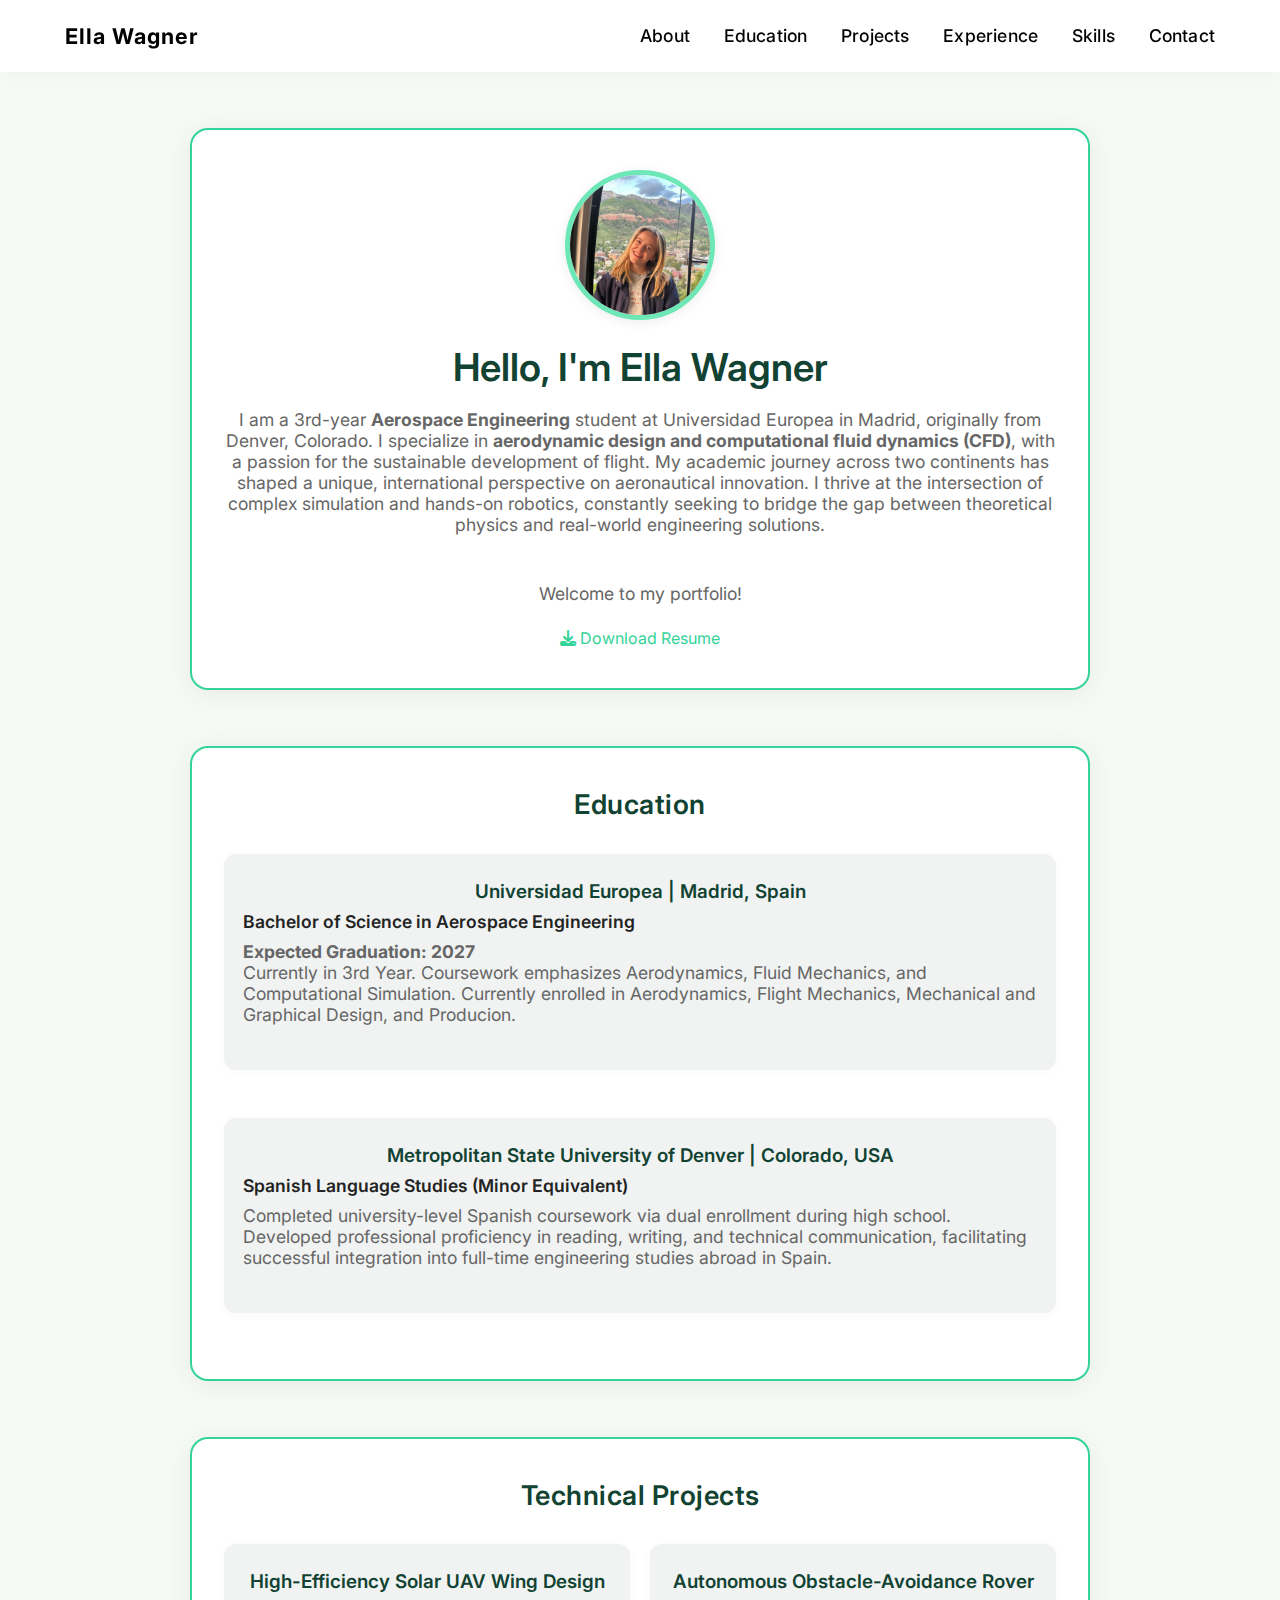
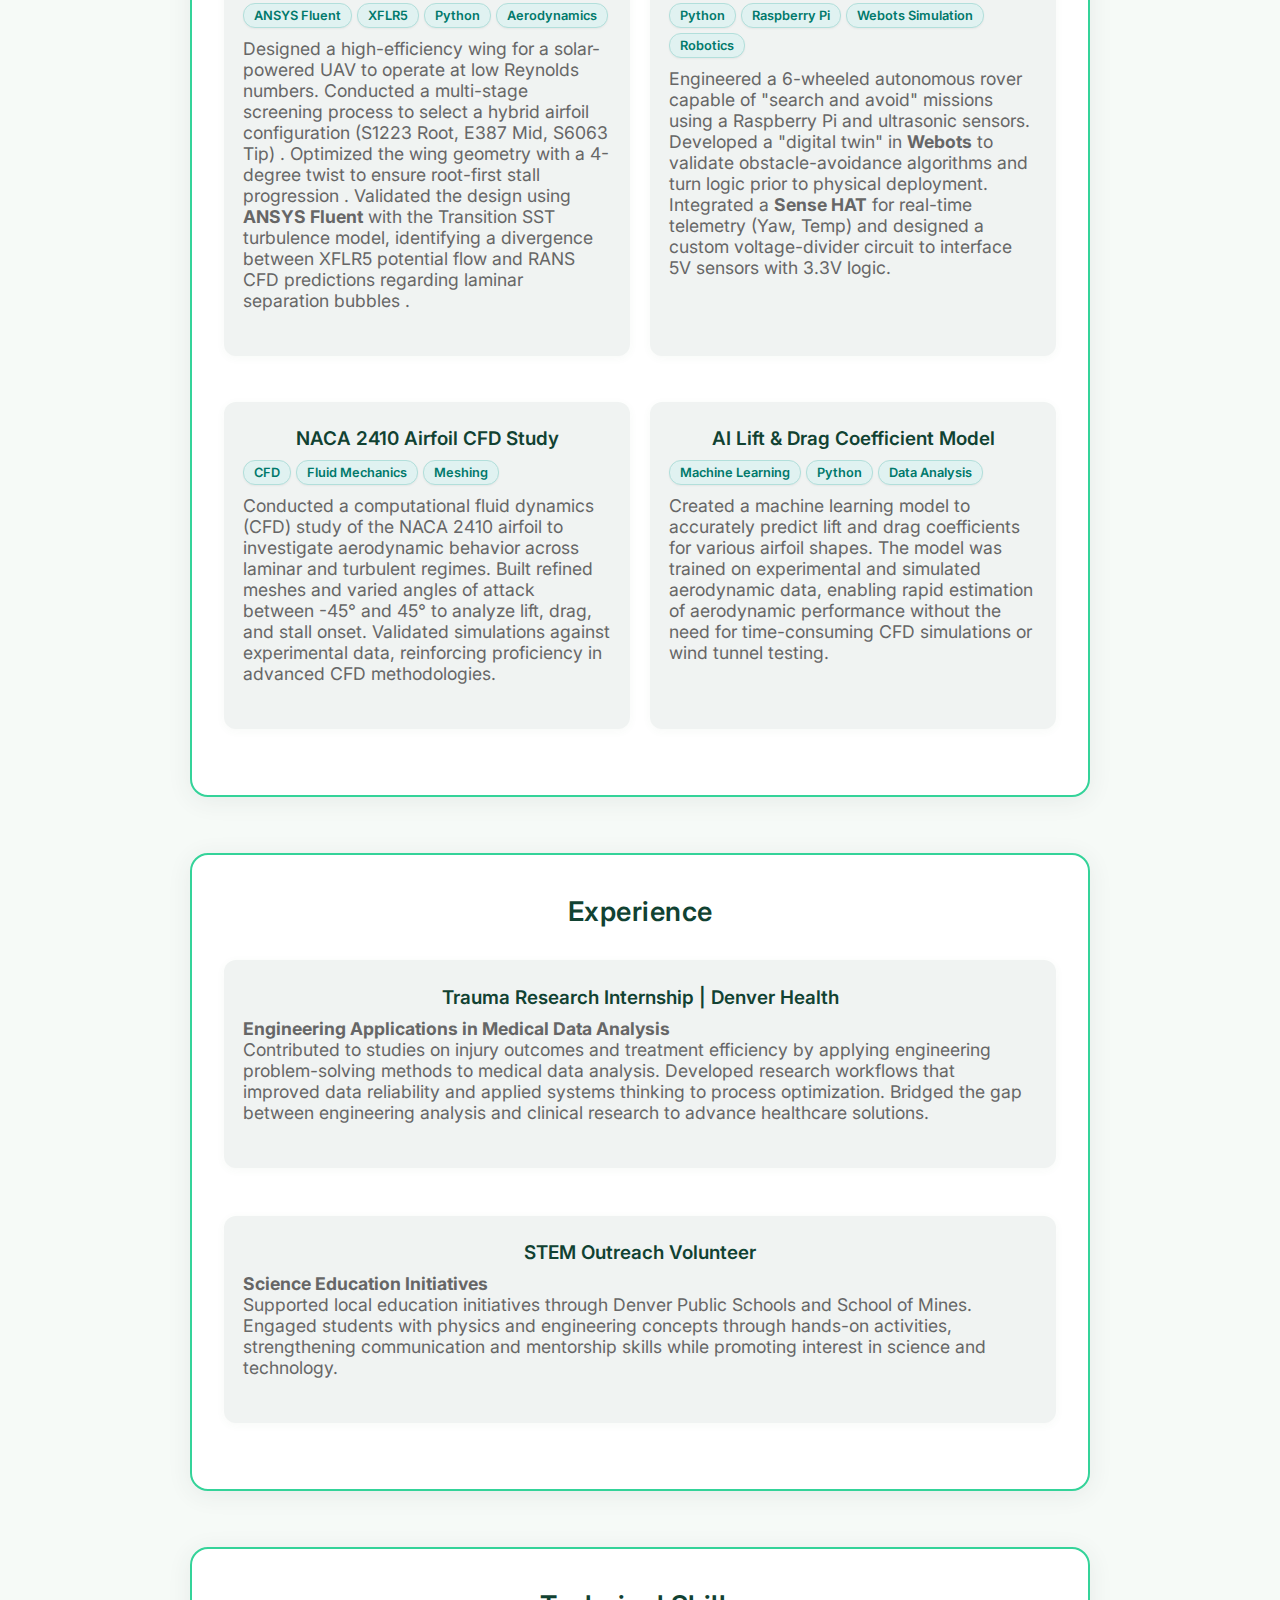
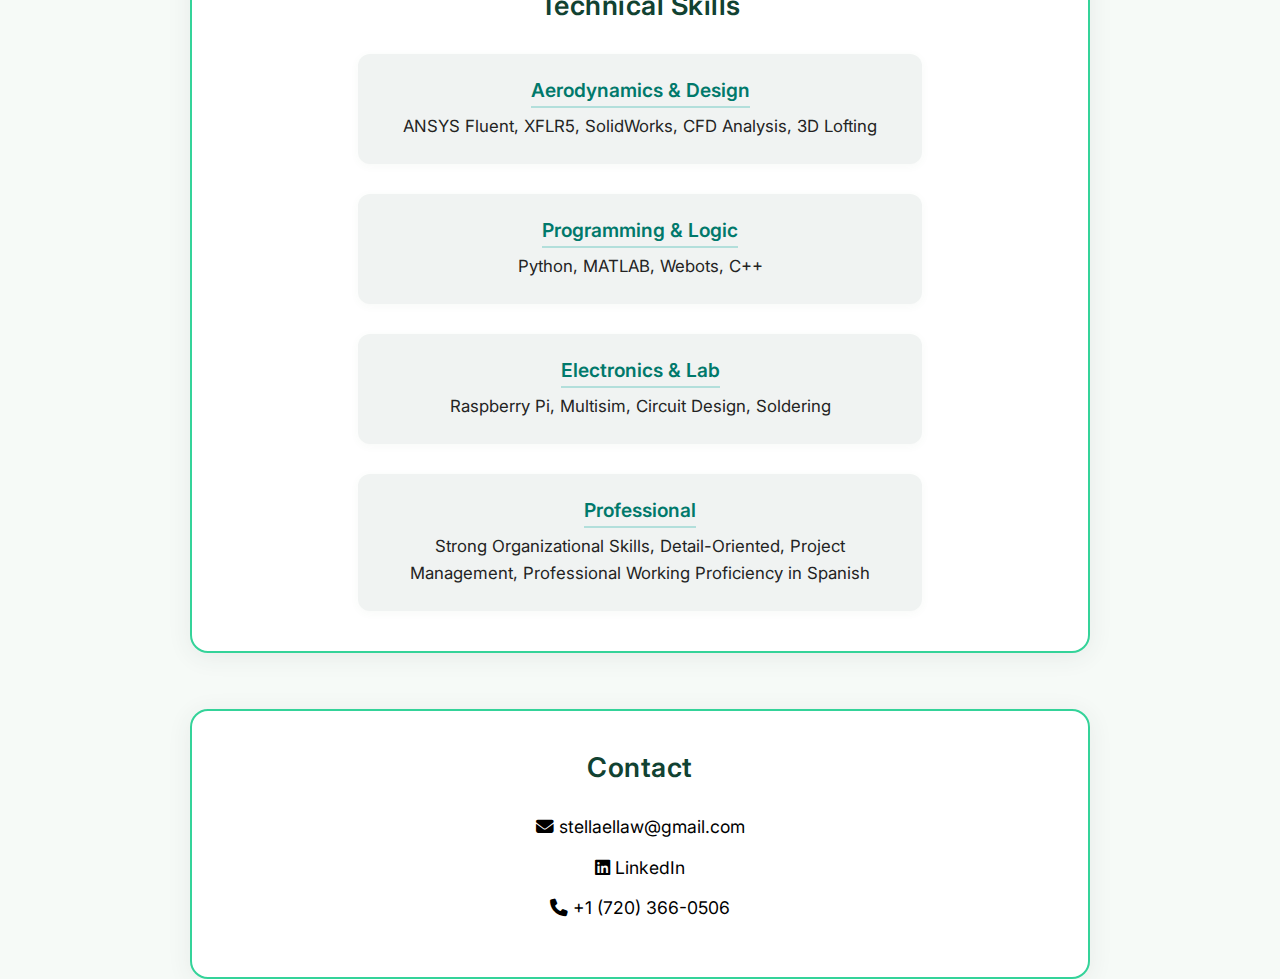
<file: index.html>
<!DOCTYPE html>
<html lang="en">
<head>
  <meta charset="UTF-8" />
  <meta name="viewport" content="width=device-width, initial-scale=1.0"/>
  <title>Ella Wagner | Aerospace Portfolio</title>
  <link rel="stylesheet" href="style.css"/>
  <link rel="stylesheet" href="https://cdnjs.cloudflare.com/ajax/libs/font-awesome/6.4.0/css/all.min.css">
  
  <style>
    /* ADDED THIS FOR SLEEK MODERN STYLING */
    :root {
      --primary-color: #00796b; /* Teal from your image */
      --bg-color: #f4fcfc;       /* Very light teal/white background */
    }

    /* Grid Layout for Projects to make them look like cards */
    .project-list {
      display: grid;
      grid-template-columns: repeat(auto-fit, minmax(300px, 1fr));
      gap: 20px;
    }

    /* Tag Styling for that "Technical" look */
    .tags {
      margin: 10px 0;
      display: flex;
      flex-wrap: wrap;
      gap: 5px;
    }
    
    .tag {
      background: #e0f2f1;
      color: var(--primary-color);
      padding: 4px 10px;
      border-radius: 12px;
      font-size: 0.8rem;
      font-weight: 600;
      border: 1px solid #b2dfdb;
    }

    /* Skill Categories */
    .skills-container {
      display: flex;
      flex-wrap: wrap;
      justify-content: center;
      gap: 30px;
      text-align: left;
    }
    
    .skill-category h4 {
      color: var(--primary-color);
      margin-bottom: 5px;
      border-bottom: 2px solid #b2dfdb;
      display: inline-block;
    }

    .project.box h3 {
      margin-top: 0;
    }
  </style>
</head>
<body>

  <nav>
    <div class="nav-content">
      <span class="nav-name">Ella Wagner</span>
      <div class="nav-links">
        <a href="#about">About</a>
        <a href="#education">Education</a>
        <a href="#projects">Projects</a>
        <a href="#experience">Experience</a>
        <a href="#skills">Skills</a>
        <a href="#contact">Contact</a>
      </div>
    </div>
  </nav>

  <section id="about" class="card center">
    <img src="portfolio.jpeg" alt="Photo of Ella Wagner" class="profile-pic"/>
    <h1>Hello,   I'm Ella Wagner</h1>
    <p>
      I am a 3rd-year <strong>Aerospace Engineering</strong> student at Universidad Europea in Madrid, originally from Denver, Colorado. I specialize in <strong>aerodynamic design and computational fluid dynamics (CFD)</strong>, with a passion for the sustainable development of flight. My academic journey across two continents has shaped a unique, international perspective on aeronautical innovation. I thrive at the intersection of complex simulation and hands-on robotics, constantly seeking to bridge the gap between theoretical physics and real-world engineering solutions.
    </p>
    <br>
    <p>Welcome to my portfolio!</p>

    <div style="margin-top: 1.5rem;">
      <a href="Ella Wagner.pdf" target="_blank" class="btn btn-primary">
        <i class="fa-solid fa-download"></i> Download Resume
      </a>
    </div>
  </section>

  <section id="education" class="card">
    <h2>Education</h2>
    <div class="experience-list"> <div class="box">
        <h3>Universidad Europea | Madrid, Spain</h3>
        <p style="color: var(--primary); font-weight: 600; margin-bottom: 0.5rem;">
          Bachelor of Science in Aerospace Engineering
        </p>
        <p>
          <strong>Expected Graduation: 2027</strong><br>
          Currently in 3rd Year. Coursework emphasizes Aerodynamics, Fluid Mechanics, and Computational Simulation. Currently enrolled in Aerodynamics, Flight Mechanics, Mechanical and Graphical Design, and Producion.
        </p>
      </div>

      <div class="box">
        <h3>Metropolitan State University of Denver | Colorado, USA</h3> <p style="color: var(--primary); font-weight: 600; margin-bottom: 0.5rem;">
          Spanish Language Studies (Minor Equivalent)
        </p>
        <p>
          Completed university-level Spanish coursework via dual enrollment during high school. 
          Developed professional proficiency in reading, writing, and technical communication, facilitating successful integration into full-time engineering studies abroad in Spain.
        </p>
      </div>

    </div>
  </section>

  <section id="projects" class="card">
    <h2>Technical Projects</h2>
    <div class="project-list">
      
      <div class="project box">
        <h3>High-Efficiency Solar UAV Wing Design</h3>
        <div class="tags">
          <span class="tag">ANSYS Fluent</span>
          <span class="tag">XFLR5</span>
          <span class="tag">Python</span>
          <span class="tag">Aerodynamics</span>
        </div>
        <p>
            Designed a high-efficiency wing for a solar-powered UAV to operate at low Reynolds numbers. Conducted a multi-stage screening process to select a hybrid airfoil configuration (S1223 Root, E387 Mid, S6063 Tip) . 
            Optimized the wing geometry with a 4-degree twist to ensure root-first stall progression . 
            Validated the design using <strong>ANSYS Fluent</strong> with the Transition SST turbulence model, identifying a divergence between XFLR5 potential flow and RANS CFD predictions regarding laminar separation bubbles .
        </p>
      </div>

      <div class="project box">
        <h3>Autonomous Obstacle-Avoidance Rover</h3>
        <div class="tags">
          <span class="tag">Python</span>
          <span class="tag">Raspberry Pi</span>
          <span class="tag">Webots Simulation</span>
          <span class="tag">Robotics</span>
        </div>
        <p>
          Engineered a 6-wheeled autonomous rover capable of "search and avoid" missions using a Raspberry Pi and ultrasonic sensors. 
          Developed a "digital twin" in <strong>Webots</strong> to validate obstacle-avoidance algorithms and turn logic prior to physical deployment. 
          Integrated a <strong>Sense HAT</strong> for real-time telemetry (Yaw, Temp) and designed a custom voltage-divider circuit to interface 5V sensors with 3.3V logic.
        </p>
      </div>

      <div class="project box">
        <h3>NACA 2410 Airfoil CFD Study</h3>
        <div class="tags">
          <span class="tag">CFD</span>
          <span class="tag">Fluid Mechanics</span>
          <span class="tag">Meshing</span>
        </div>
        <p>
          Conducted a computational fluid dynamics (CFD) study of the NACA 2410 airfoil to investigate aerodynamic behavior across laminar and turbulent regimes. 
          Built refined meshes and varied angles of attack between -45° and 45° to analyze lift, drag, and stall onset. 
          Validated simulations against experimental data, reinforcing proficiency in advanced CFD methodologies.
        </p>
      </div>

      <div class="project box">
        <h3>AI Lift & Drag Coefficient Model</h3>
        <div class="tags">
          <span class="tag">Machine Learning</span>
          <span class="tag">Python</span>
          <span class="tag">Data Analysis</span>
        </div>
        <p>
          Created a machine learning model to accurately predict lift and drag coefficients for various airfoil shapes. 
          The model was trained on experimental and simulated aerodynamic data, enabling rapid estimation of aerodynamic performance without the need for time-consuming CFD simulations or wind tunnel testing.
        </p>
      </div>

    </div>
  </section>

  <section id="experience" class="card">
    <h2>Experience</h2>
    <div class="experience-list">
      
      <div class="experience box">
        <h3>Trauma Research Internship | Denver Health</h3>
        <p><strong>Engineering Applications in Medical Data Analysis</strong><br>
        Contributed to studies on injury outcomes and treatment efficiency by applying engineering problem-solving methods to medical data analysis. 
        Developed research workflows that improved data reliability and applied systems thinking to process optimization. 
        Bridged the gap between engineering analysis and clinical research to advance healthcare solutions.</p>
      </div>

      <div class="experience box">
        <h3>STEM Outreach Volunteer</h3>
        <p><strong>Science Education Initiatives</strong><br>
        Supported local education initiatives through Denver Public Schools and School of Mines. 
        Engaged students with physics and engineering concepts through hands-on activities, strengthening communication and mentorship skills while promoting interest in science and technology.</p>
      </div>

    </div>
  </section>

  <section id="skills" class="card center">
    <h2>Technical Skills</h2>
    <div class="skills-container">
      
      <div class="skill-category">
        <h4>Aerodynamics & Design</h4>
        <p>ANSYS Fluent, XFLR5, SolidWorks, CFD Analysis, 3D Lofting</p>
      </div>
      
      <div class="skill-category">
        <h4>Programming & Logic</h4>
        <p>Python, MATLAB, Webots, C++</p>
      </div>

      <div class="skill-category">
        <h4>Electronics & Lab</h4>
        <p>Raspberry Pi, Multisim, Circuit Design, Soldering</p>
      </div>

      <div class="skill-category">
        <h4>Professional</h4>
        <p>Strong Organizational Skills, Detail-Oriented, Project Management, Professional Working Proficiency in Spanish</p>
      </div>

    </div>
  </section>

  <section id="contact" class="card center">
    <h2>Contact</h2>
    <p><i class="fa-solid fa-envelope"></i> <a href="mailto:stellaellaw@gmail.com">stellaellaw@gmail.com</a></p>
    <p><i class="fa-brands fa-linkedin"></i> <a href="https://linkedin.com/in/stella-wagner-24hall2005" target="_blank">LinkedIn</a></p>
    <p><i class="fa-solid fa-phone"></i> <a href="tel:+15551234567">+1 (720) 366-0506</a></p>
  </section>

</body>
</html>
</file>
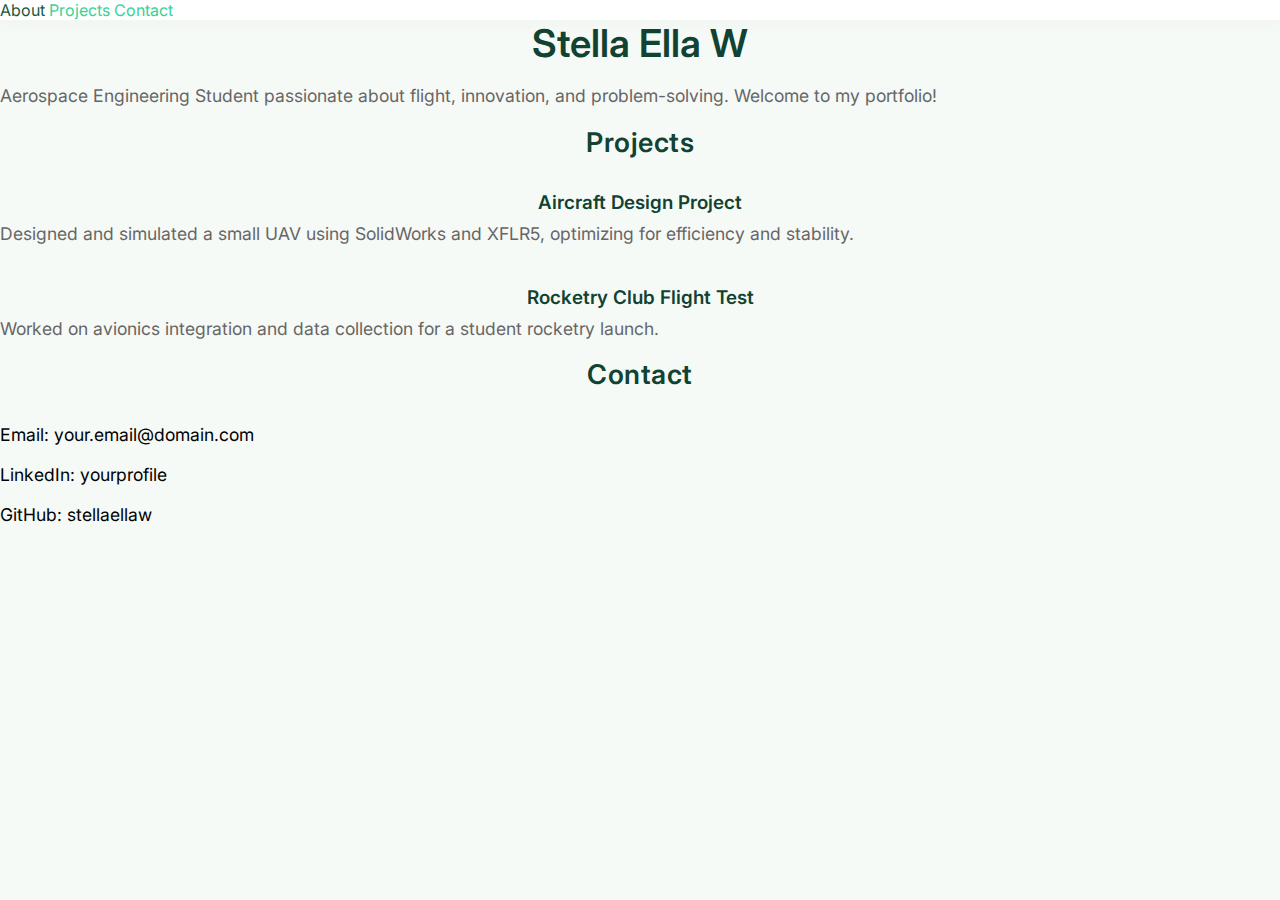
<file: index_Version2.html>
<!DOCTYPE html>
<html lang="en">
<head>
  <meta charset="UTF-8" />
  <meta name="viewport" content="width=device-width, initial-scale=1.0"/>
  <title>Stella Ella W | Aerospace Portfolio</title>
  <link rel="stylesheet" href="style.css"/>
</head>
<body>
  <nav>
    <a href="#about">About</a>
    <a href="#projects">Projects</a>
    <a href="#contact">Contact</a>
  </nav>

  <section id="about">
    <h1>Stella Ella W</h1>
    <p>Aerospace Engineering Student passionate about flight, innovation, and problem-solving. Welcome to my portfolio!</p>
  </section>

  <section id="projects">
    <h2>Projects</h2>
    <div class="project-list">
      <div class="project">
        <h3>Aircraft Design Project</h3>
        <p>Designed and simulated a small UAV using SolidWorks and XFLR5, optimizing for efficiency and stability.</p>
      </div>
      <div class="project">
        <h3>Rocketry Club Flight Test</h3>
        <p>Worked on avionics integration and data collection for a student rocketry launch.</p>
      </div>
      <!-- Add more projects here -->
    </div>
  </section>

  <section id="contact">
    <h2>Contact</h2>
    <p>Email: <a href="mailto:your.email@domain.com">your.email@domain.com</a></p>
    <p>LinkedIn: <a href="https://linkedin.com/in/yourprofile" target="_blank">yourprofile</a></p>
    <p>GitHub: <a href="https://github.com/stellaellaw" target="_blank">stellaellaw</a></p>
  </section>
</body>
</html>
</file>
<file: style.css>
@import url('https://fonts.googleapis.com/css2?family=Inter:wght@400;600&display=swap');

:root {
  --main-bg: #f6faf7;
  --card-bg: #fff;
  --accent: #6ee7b7; /* light green */
  --accent-dark: #34d399;
  --box-grey: #f0f3f2;
  --text: #232323;
  --text-light: #666;
  --shadow: 0 4px 24px rgba(50, 70, 60, 0.08);
  --border-radius: 18px;
  --section-spacing: 3.5rem;
  --section-spacing-mobile: 2rem;
}

/* Reset and base styles */
body {
  font-family: 'Inter', Arial, sans-serif;
  margin: 0;
  background: var(--main-bg);
  color: var(--text);
  scroll-behavior: smooth;
}

/* Navbar Styles */
nav {
  width: 100%;
  background: #fff; /* White background */
  box-shadow: 0 2px 16px rgba(60, 120, 70, .05);
  position: sticky;
  top: 0;
  z-index: 100;
  padding: 0;
}

.nav-content {
  max-width: 1150px;
  margin: 0 auto;
  display: flex;
  align-items: center;
  justify-content: space-between;
  height: 72px;
  padding: 0 2.5rem;
}

.nav-name {
  font-weight: 700;
  font-size: 1.35rem;
  color: #000; /* Black text */
  letter-spacing: 1px;
  white-space: nowrap;
}

.nav-links {
  display: flex;
  gap: 2.1rem;
}

.nav-links a {
  color: #000; /* Black links */
  text-decoration: none;
  font-weight: 500;
  font-size: 1.1rem;
  letter-spacing: 0.2px;
  padding: 0.2em 0;
  transition: color .2s;
  position: relative;
}

.nav-links a:hover {
  color: #114232; /* Dark green on hover */
}

.nav-links a:after {
  content: '';
  display: block;
  width: 0;
  height: 2px;
  background: #114232; /* Dark green underline on hover */
  transition: width .2s;
  margin: 0 auto;
}
.nav-links a:hover:after {
  width: 100%;
}

@media (max-width: 800px) {
  .nav-content {
    flex-direction: column;
    justify-content: center;
    align-items: center;
    gap: 0.65rem;
    height: auto;
    padding: 1rem 1rem 0.5rem 1rem;
  }
  .nav-links {
    gap: 1.2rem;
    flex-wrap: wrap;
    justify-content: center;
  }
}

.card {
  max-width: 900px;
  margin: var(--section-spacing) auto 0 auto;
  background: var(--card-bg);
  border-radius: var(--border-radius);
  box-shadow: var(--shadow);
  padding: 2.5rem 2rem;
  box-sizing: border-box;
  position: relative;
  border: 2.5px solid var(--accent-dark); /* Add this line for green outline */
}

/* Extra space at the end of each section */
.card:not(:last-child) {
  margin-bottom: var(--section-spacing);
}

.center {
  text-align: center;
}

.profile-pic {
  display: block;
  margin: 0 auto 1.5rem auto;
  width: 140px;
  height: 140px;
  object-fit: cover;
  border-radius: 50%;
  box-shadow: 0 2px 12px rgba(0,0,0,0.08);
  border: 5px solid var(--accent);
  background: var(--main-bg);
}

h1, h2, h3 {
  margin-top: 0;
  font-weight: 600;
  text-align: center;
  color: #114232 !important; /* dark green */
}

h1 {
  color: var(--accent-dark);
  font-size: 2.4rem;
  margin-bottom: 0.5em;
}

h2 {
  color: var(--accent-dark);
  font-size: 1.7rem;
  margin-bottom: 1.2em;
  letter-spacing: 0.5px;
}

h3 {
  margin-bottom: 0.3em;
  font-size: 1.18rem;
  color: #222;
}

p {
  color: var(--text-light);
  font-size: 1.1rem;
  margin-top: 0.5em;
  margin-bottom: 1.1em;
}

.box {
  background: var(--box-grey);
  border-radius: 12px;
  box-shadow: 0 2px 10px rgba(60, 120, 70, .045);
  padding: 1.6rem 1.2rem;
  margin-bottom: 1.6rem;
  transition: transform 0.15s, box-shadow 0.15s;
}
.box:hover {
  box-shadow: 0 8px 24px rgba(60, 120, 70, .08);
  transform: translateY(-3px) scale(1.012);
}

.experience-list, .project-list {
  display: flex;
  flex-direction: column;
  gap: 1.4rem;
}

.skills-list {
  list-style: none;
  padding: 0;
  margin: 1.5rem 0 0 0;
  display: flex;
  flex-direction: column;
  align-items: center;
  gap: 1.1rem;
  max-width: 340px;
  margin-left: auto;
  margin-right: auto;
}

.skills-list li {
  display: flex;
  align-items: center;
  gap: 0.6em;
  background: var(--accent);
  color: #173d2b;
  border-radius: 8px;
  padding: 0.6rem 1.2rem;
  font-size: 1.08rem;
  font-weight: 500;
  box-shadow: 0 1px 4px rgba(60, 120, 70, 0.04);
  transition: background 0.2s, color 0.2s;
  border: 1.5px solid var(--accent-dark);
  justify-content: center;
  width: 100%;
  max-width: 300px;
}
.skills-list li:hover {
  background: #114232;
  color: #fff;
}
.skills-list i {
  font-size: 1.3em;
  color: #173d2b;
  transition: color 0.2s;
}
.skills-list li:hover i {
  color: #fff;
}
/* Contact section styling */
#contact, #contact p, #contact a, #contact i {
  color: #000 !important;
}

#contact a:hover {
  color: var(--header-dark) !important;
  text-decoration: underline;
}

a {
  color: var(--accent-dark);
  text-decoration: none;
  transition: color 0.2s;
}
a:hover {
  color: #155941;
}

@media (max-width: 950px) {
  .card {
    max-width: 98vw;
    padding: 2rem 0.5rem;
  }
  .nav-content {
    flex-direction: column;
    align-items: center;
    justify-content: center;
    padding: 1rem 0.7rem;
    gap: 0.7rem;
  }
  .nav-links a {
    margin-left: 0;
  }
  .nav-links {
    gap: 1.2rem;
  }
}

@media (max-width: 600px) {
  .card {
    margin: var(--section-spacing-mobile) 0.3rem 0 0.3rem;
    padding: 1.3rem 0.3rem;
  }
  .profile-pic {
    width: 90px;
    height: 90px;
  }
  .skills-list {
    grid-template-columns: repeat(2, 1fr);
    grid-template-rows: repeat(3, auto);
    gap: 0.7rem;
    max-width: 270px;
  }
}
/* =========================================
   ADD THIS TO THE BOTTOM OF YOUR CSS FILE
   ========================================= */

/* 1. Container for the whole skills section */
.skills-container {
  display: flex;
  flex-direction: column; /* This forces the top-down vertical stack */
  align-items: center;    /* This centers the boxes horizontally */
  gap: 1.5rem;            /* Space between each category box */
  width: 100%;
}

/* 2. The grey box for each category */
.skill-category {
  background: var(--box-grey); /* Matches your "Experience" boxes */
  border-radius: 12px;
  padding: 1.5rem 2rem;
  width: 100%;
  max-width: 500px;           /* Prevents lines from getting too long */
  text-align: center;
  box-shadow: 0 2px 10px rgba(60, 120, 70, .045);
  transition: transform 0.2s;
}

.skill-category:hover {
  transform: translateY(-2px); /* Subtle lift effect */
}

/* 3. The Category Title (Aerodynamics, Programming, etc.) */
.skill-category h4 {
  color: #114232;             /* Your dark green header color */
  font-size: 1.2rem;
  margin-top: 0;
  margin-bottom: 0.8rem;
  font-weight: 600;
  border-bottom: 2px solid var(--accent); /* Your light green underline */
  display: inline-block;
  padding-bottom: 4px;
}

/* 4. The actual list of skills text */
.skill-category p {
  color: var(--text);
  font-size: 1.05rem;
  margin: 0;
  line-height: 1.6;
}

/* 5. TAG STYLES (For your Project cards) */
.tags {
  display: flex;
  flex-wrap: wrap;
  gap: 8px;
  margin: 10px 0 15px 0;
}

.tag {
  background: #ffffff;
  color: #114232;
  padding: 4px 12px;
  border-radius: 20px;
  font-size: 0.85rem;
  font-weight: 600;
  border: 1px solid var(--accent);
  box-shadow: 0 1px 2px rgba(0,0,0,0.05);
}
</file>
